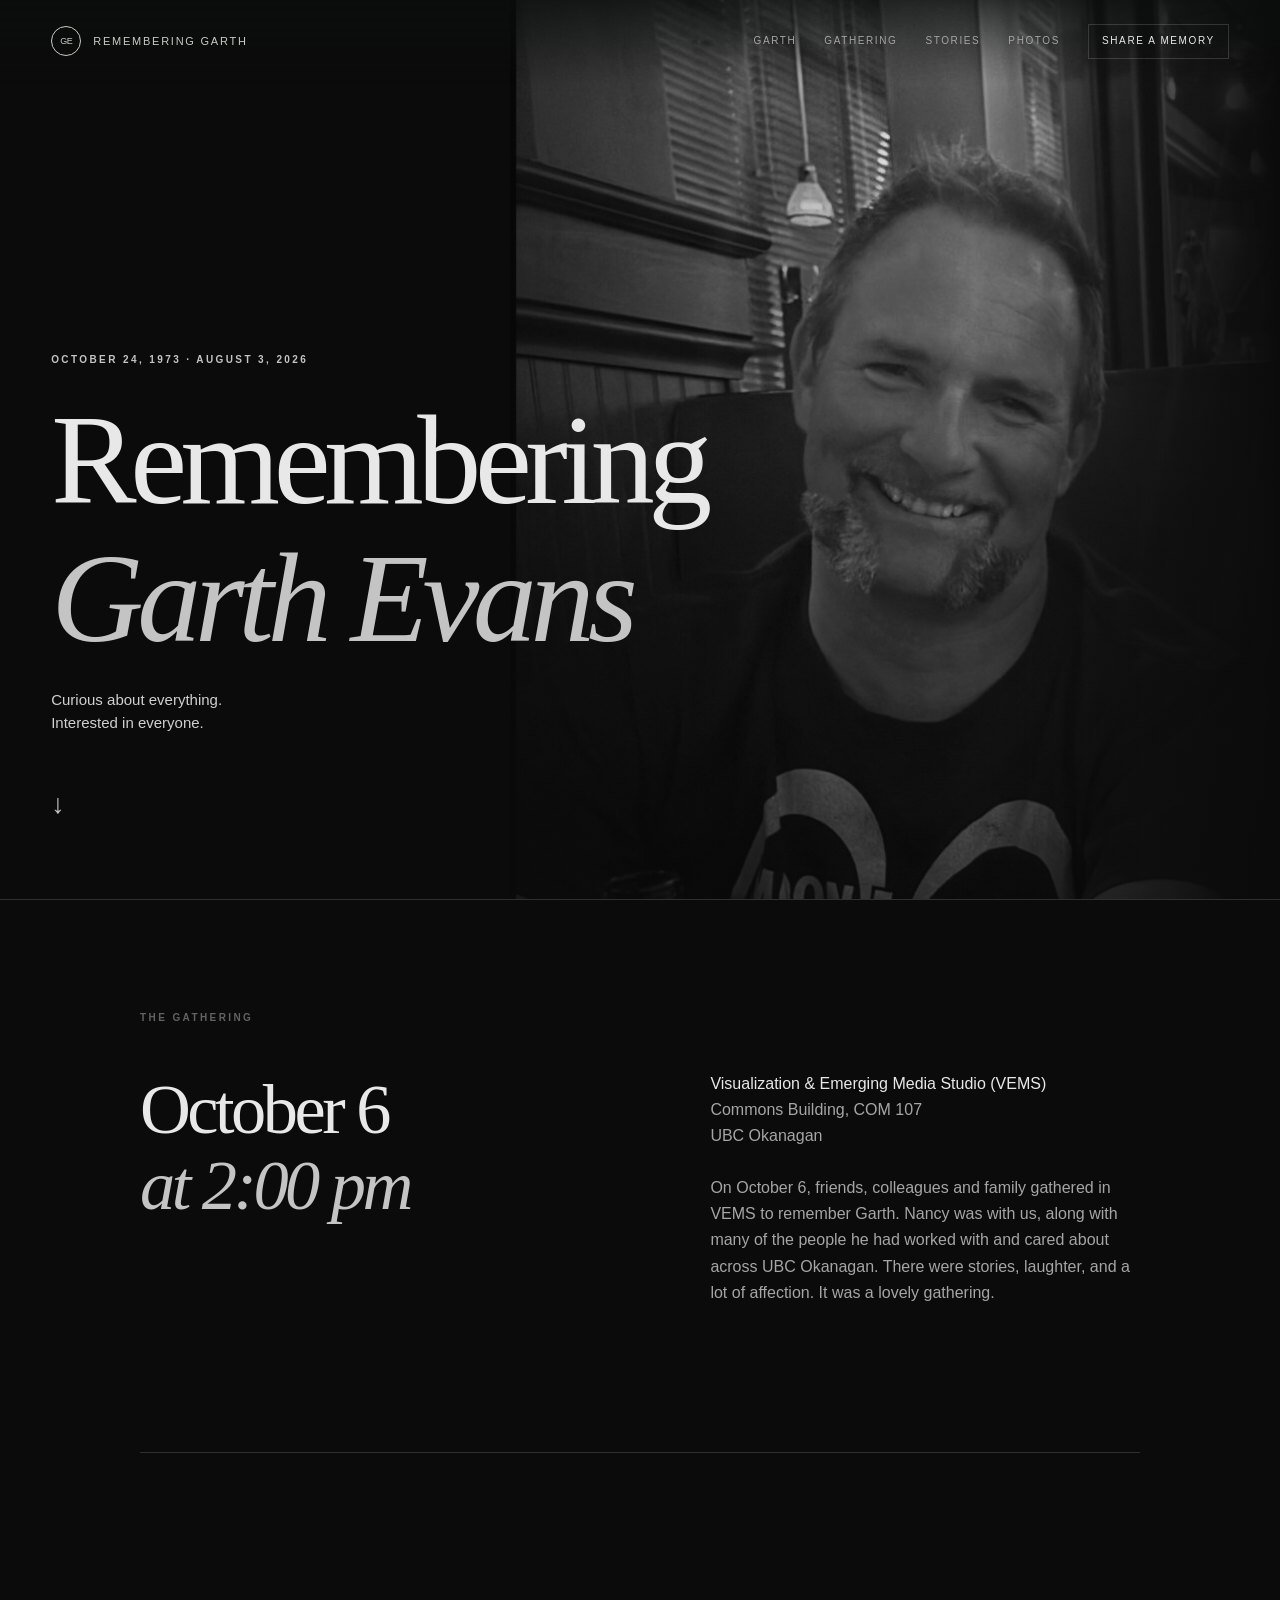
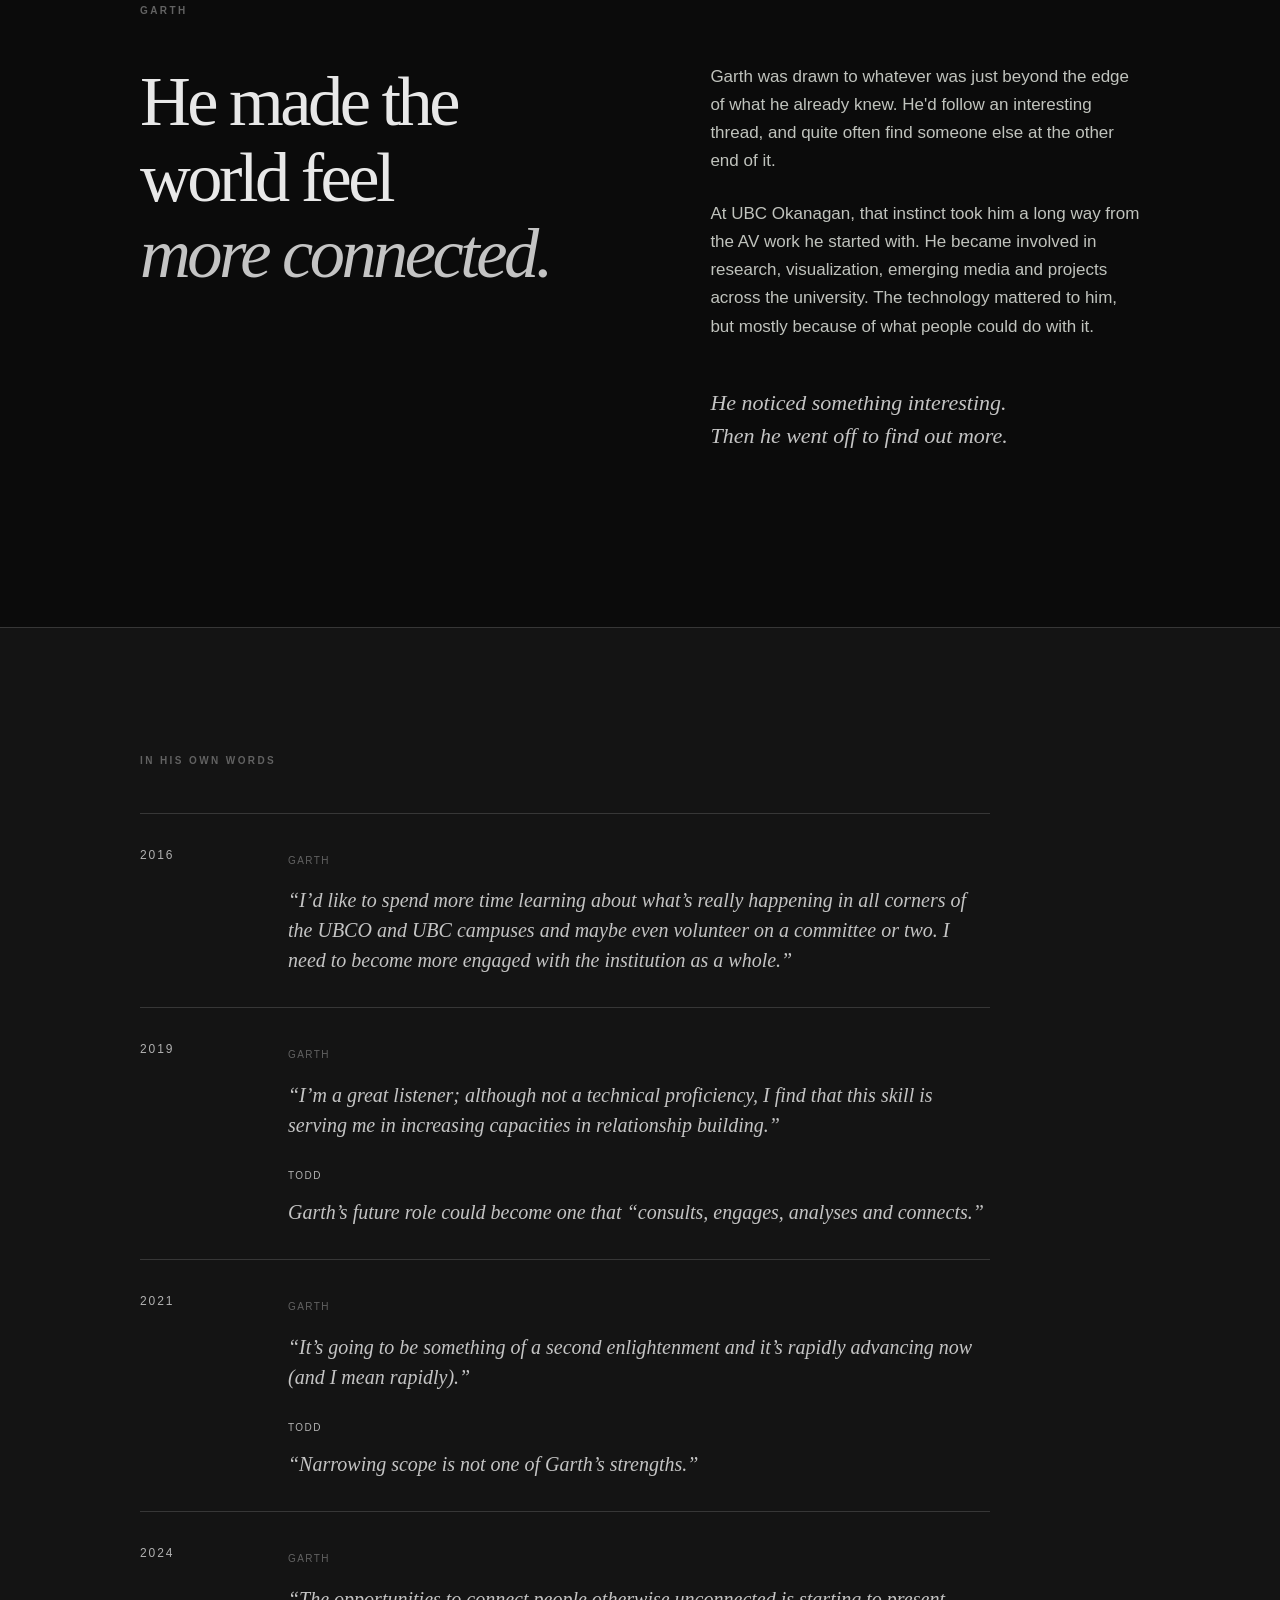
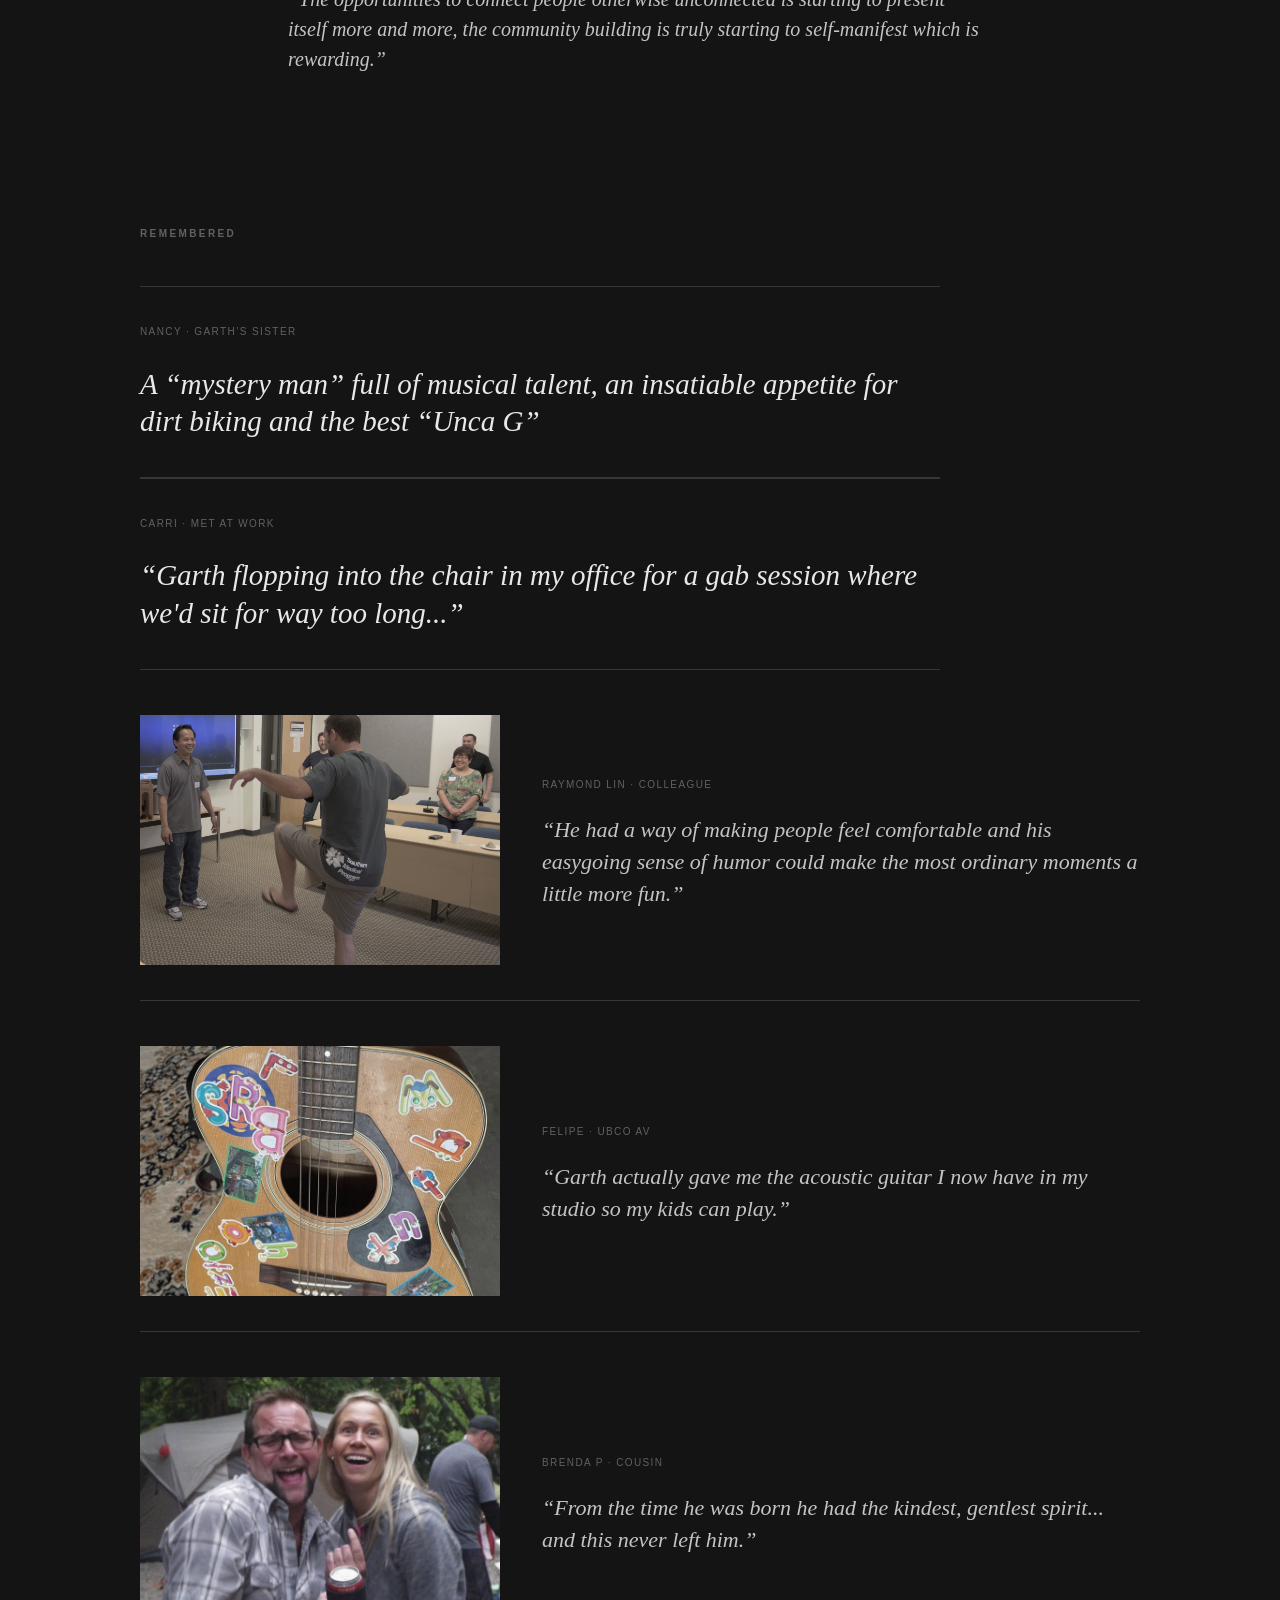
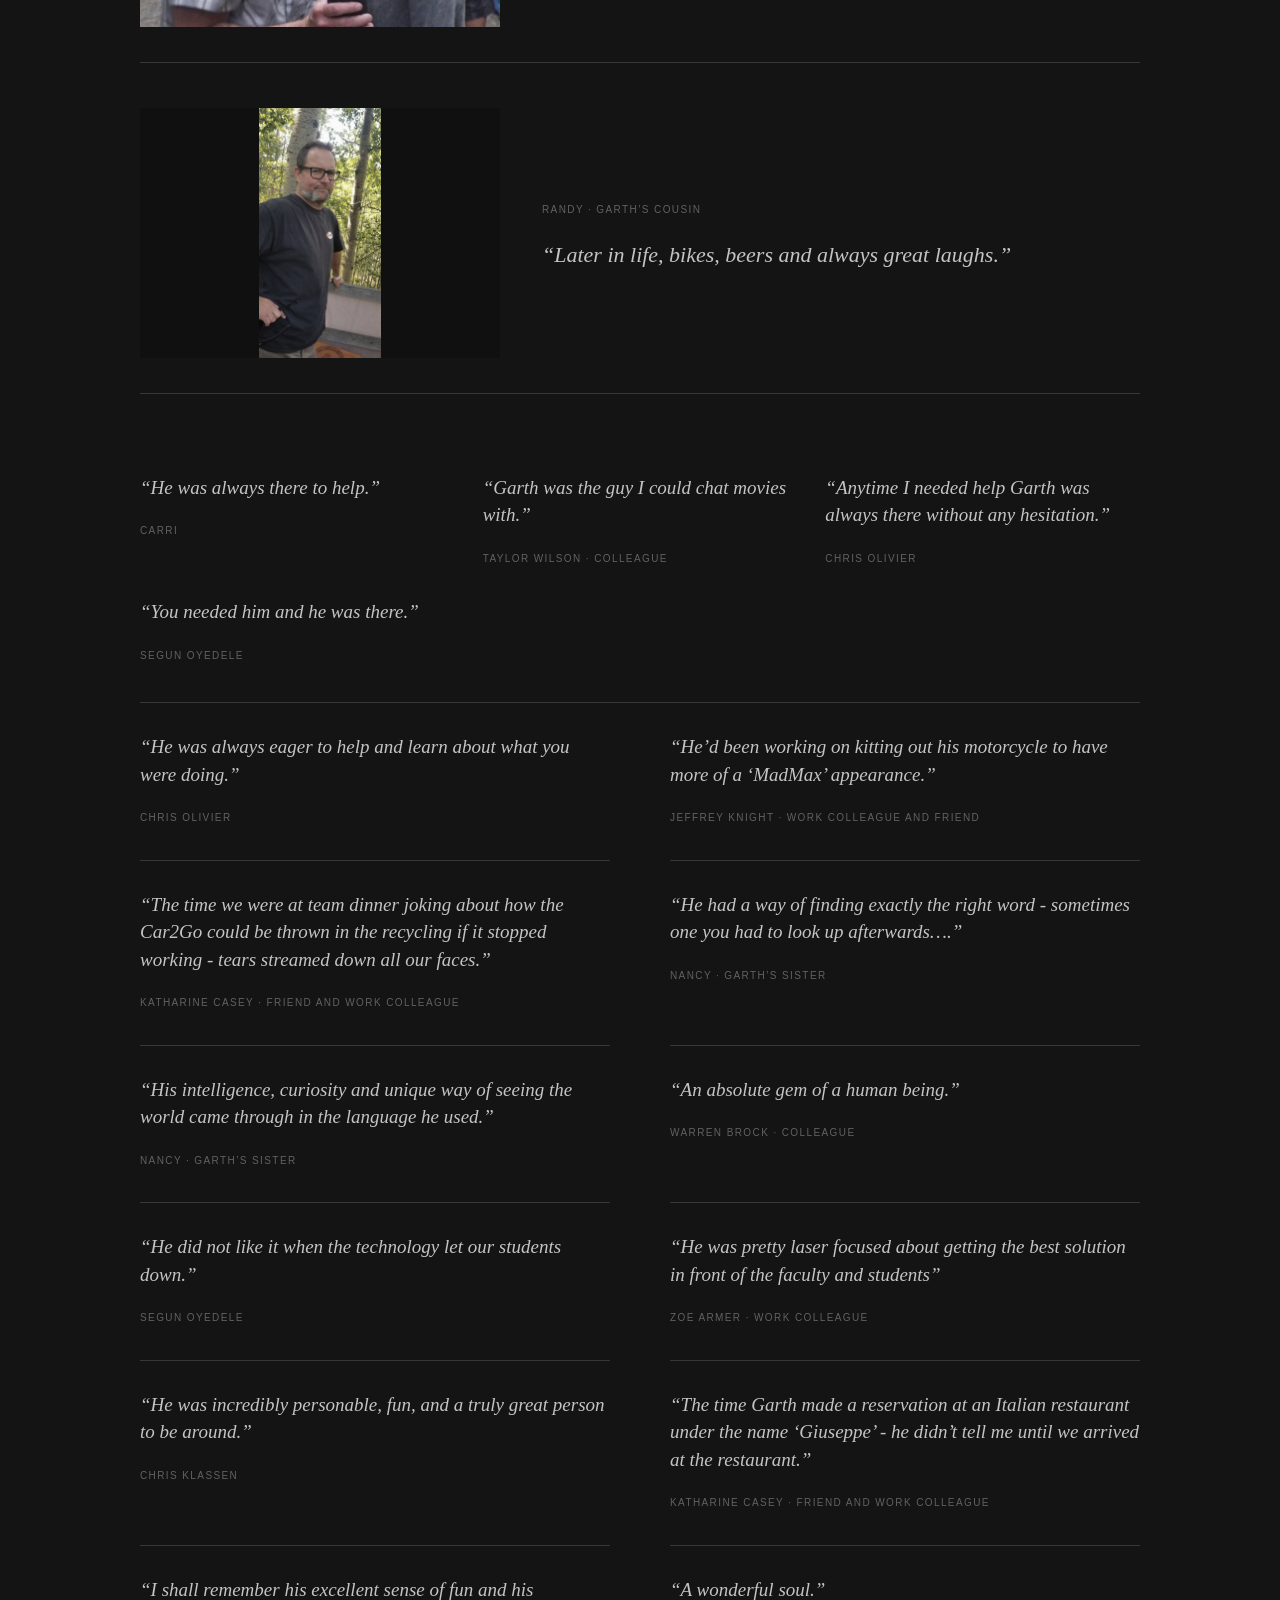
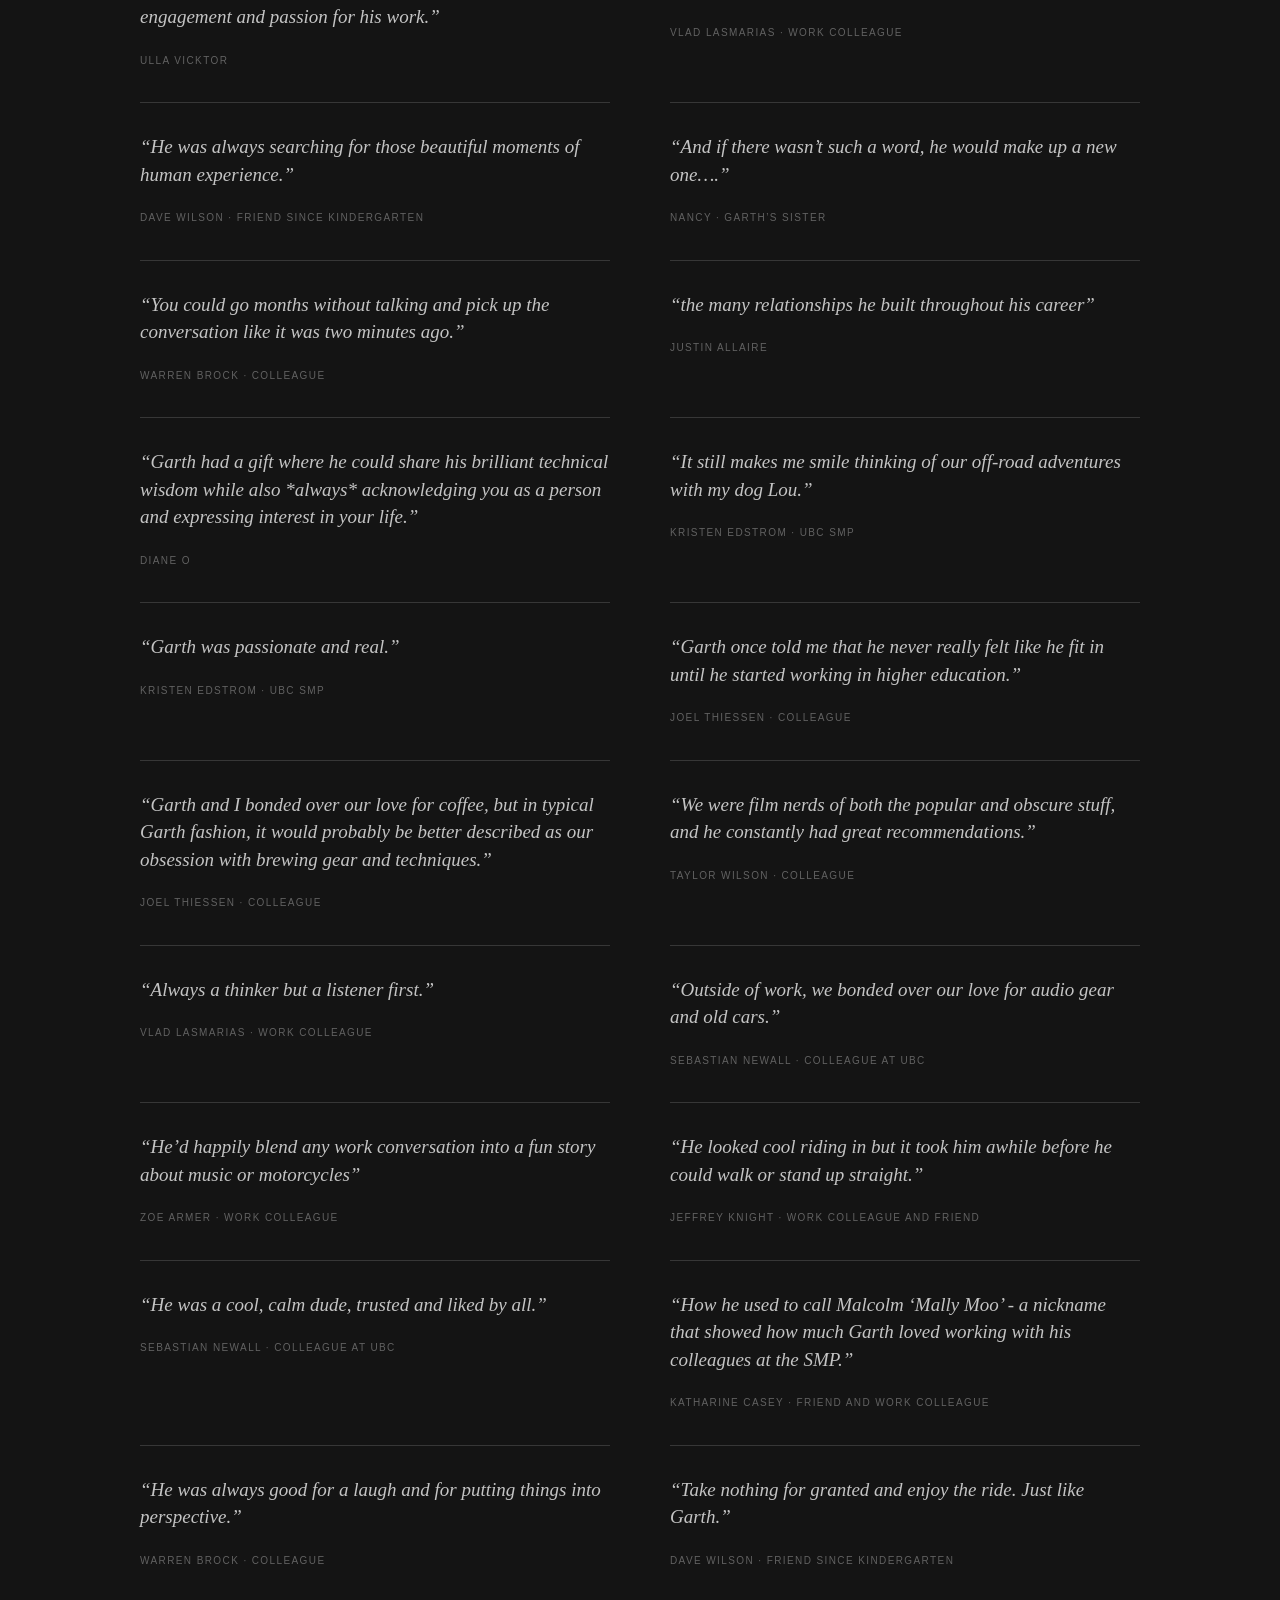
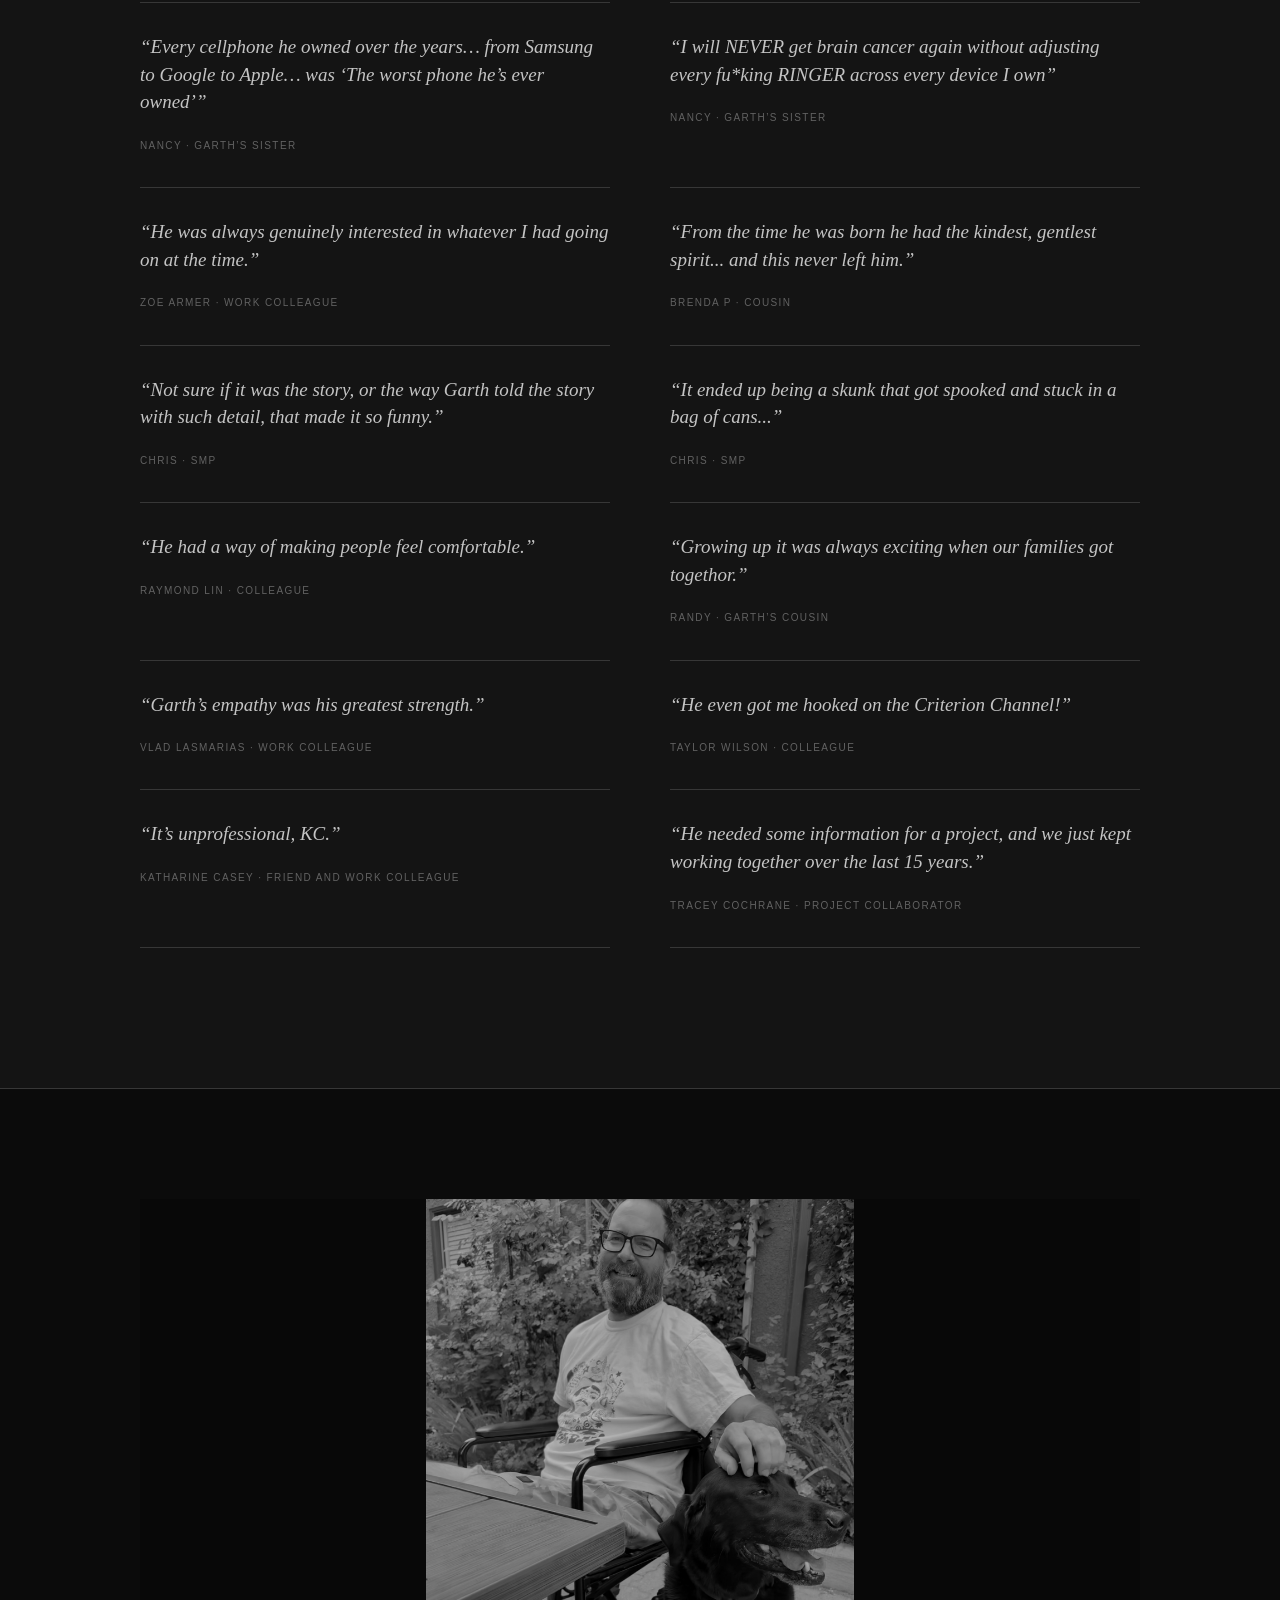
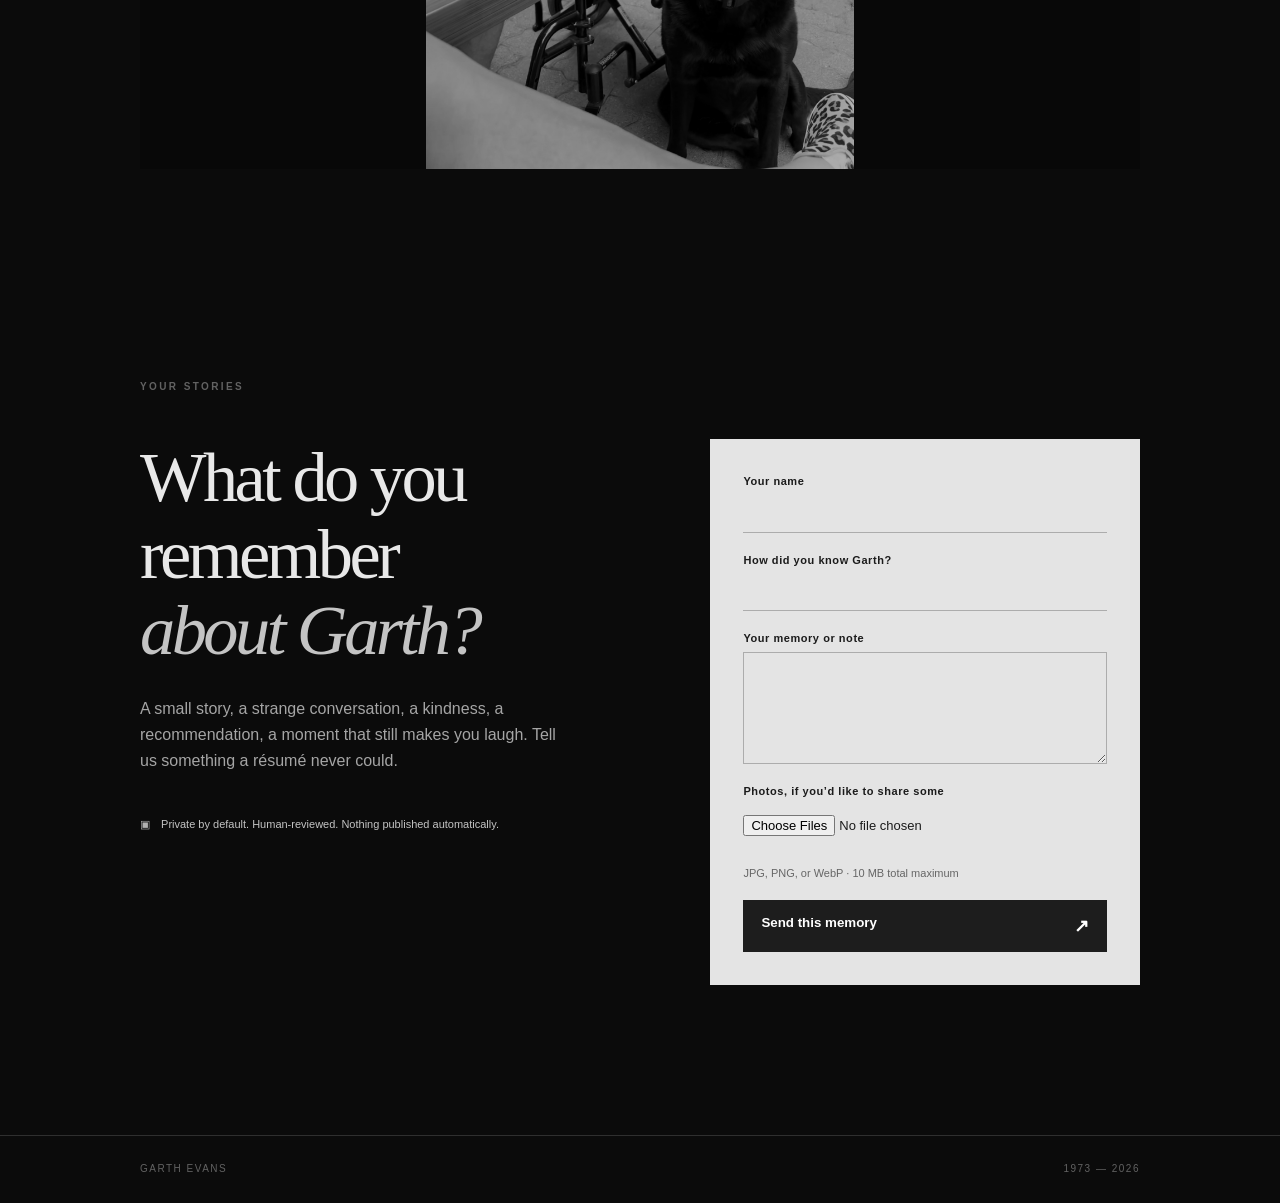
<file: index.html>
<!doctype html>
<html lang="en">
  <head>
    <meta charset="utf-8" />
    <meta name="viewport" content="width=device-width, initial-scale=1" />
    <meta name="description" content="Remembering Garth Evans." />
    <meta name="robots" content="noindex, nofollow, noarchive" />
    <title>Remembering Garth Evans</title>
    <link rel="icon" href="images/favicon.svg" type="image/svg+xml" />
    <!-- Cloudflare Web Analytics -->
    <script type="module" src="https://static.cloudflareinsights.com/beacon.min.js" data-cf-beacon='{"token": "80791ef4f39b44099631a481dbf4d709"}'></script>
    <!-- End Cloudflare Web Analytics -->
    <link rel="stylesheet" href="assets/site.css" />
  </head>
  <body>
    <div class="site-bg" aria-hidden="true"></div>
    <header class="site-header">
      <a class="mark" href="#top" aria-label="Remembering Garth home"><span>GE</span> Remembering Garth</a>
      <nav aria-label="Main navigation">
        <a href="#story">Garth</a>
        <a href="#gathering">Gathering</a>
        <a href="#stories">Stories</a>
        <a href="#photos">Photos</a>
        <a class="nav-share" href="#share">Share a memory</a>
      </nav>
    </header>
    <main id="top">
      <section class="hero">
        <div class="hero-content">
          <p class="date">October 24, 1973 · August 3, 2026</p>
          <h1>Remembering<br /><em>Garth Evans</em></h1>
          <p class="hero-line">Curious about everything.<br />Interested in everyone.</p>
          <a class="down" href="#gathering" aria-label="See gathering details">↓</a>
        </div>
      </section>
      <section id="gathering" class="gathering section-shell">
        <div class="section-label">The gathering</div>
        <div class="gathering-grid">
          <h2>October 6<br /><em>at 2:00 pm</em></h2>
          <div class="gathering-copy">
            <p><strong>Visualization &amp; Emerging Media Studio (VEMS)</strong><br />Commons Building, COM 107<br />UBC Okanagan</p>
            <p>On October 6, friends, colleagues and family gathered in VEMS to remember Garth. Nancy was with us, along with many of the people he had worked with and cared about across UBC Okanagan. There were stories, laughter, and a lot of affection. It was a lovely gathering.</p>
          </div>
        </div>
      </section>
      <section id="story" class="story section-shell">
          <div class="section-label">Garth</div>
        <div class="story-grid">
          <div><h2>He made the world feel<br /><em>more connected.</em></h2></div>
          <div class="story-copy">
            <p>Garth was drawn to whatever was just beyond the edge of what he already knew. He'd follow an interesting thread, and quite often find someone else at the other end of it.</p>
            <p>At UBC Okanagan, that instinct took him a long way from the AV work he started with. He became involved in research, visualization, emerging media and projects across the university. The technology mattered to him, but mostly because of what people could do with it.</p>
            <p class="signature">He noticed something interesting.<br />Then he went off to find out more.</p>
          </div>
        </div>
      </section>
      <section id="stories" class="remembered">
        <div class="section-shell">
          <div class="section-label">In his own words</div>
          <div class="review-sequence">
            <article class="review-entry"><div class="review-year">2016</div><div><span>Garth</span><p>“I’d like to spend more time learning about what’s really happening in all corners of the UBCO and UBC campuses and maybe even volunteer on a committee or two. I need to become more engaged with the institution as a whole.”</p></div></article>
            <article class="review-entry"><div class="review-year">2019</div><div><span>Garth</span><p>“I’m a great listener; although not a technical proficiency, I find that this skill is serving me in increasing capacities in relationship building.”</p><span class="review-counterpoint">Todd</span><p>Garth’s future role could become one that “consults, engages, analyses and connects.”</p></div></article>
            <article class="review-entry"><div class="review-year">2021</div><div><span>Garth</span><p>“It’s going to be something of a second enlightenment and it’s rapidly advancing now (and I mean rapidly).”</p><span class="review-counterpoint">Todd</span><p>“Narrowing scope is not one of Garth’s strengths.”</p></div></article>
            <article class="review-entry"><div class="review-year">2024</div><div><span>Garth</span><p>“The opportunities to connect people otherwise unconnected is starting to present itself more and more, the community building is truly starting to self-manifest which is rewarding.”</p></div></article>
          </div>
          <div class="remembered-voices">
            <div class="section-label">Remembered</div>
            <div class="voice-feature">
              <span>Nancy · Garth’s sister</span>
              <p>A “mystery man” full of musical talent, an insatiable appetite for dirt biking and the best “Unca G”</p>
            </div>
            <div class="voice-feature">
              <span>Carri · met at work</span>
              <p>“Garth flopping into the chair in my office for a gab session where we'd sit for way too long...”</p>
            </div>
            <figure class="voice-photo">
              <img src="images/garth-retreat.jpg" alt="Garth laughing with a friend at a retreat" />
              <figcaption><span>Raymond Lin · colleague</span><p>“He had a way of making people feel comfortable and his easygoing sense of humor could make the most ordinary moments a little more fun.”</p></figcaption>
            </figure>
            <figure class="voice-photo">
              <img src="images/felipe-garth-guitar.jpg" alt="The acoustic guitar Garth gave Felipe, now covered with his son's stickers" />
              <figcaption><span>Felipe · UBCO AV</span><p>“Garth actually gave me the acoustic guitar I now have in my studio so my kids can play.”</p></figcaption>
            </figure>
            <figure class="voice-photo">
              <img src="images/garth-family-gathering.jpg" alt="Garth laughing with a friend at a family gathering" />
              <figcaption><span>Brenda P · cousin</span><p>“From the time he was born he had the kindest, gentlest spirit... and this never left him.”</p></figcaption>
            </figure>
            <figure class="voice-photo portrait-photo">
              <img src="images/garth-in-the-trees.jpg" alt="Garth outdoors among the trees" />
              <figcaption><span>Randy · Garth’s cousin</span><p>“Later in life, bikes, beers and always great laughs.”</p></figcaption>
            </figure>
            <div class="voice-refrain">
              <blockquote><p>“He was always there to help.”</p><cite>Carri</cite></blockquote>
              <blockquote><p>“Garth was the guy I could chat movies with.”</p><cite>Taylor Wilson · colleague</cite></blockquote>
              <blockquote><p>“Anytime I needed help Garth was always there without any hesitation.”</p><cite>Chris Olivier</cite></blockquote>
              <blockquote><p>“You needed him and he was there.”</p><cite>Segun Oyedele</cite></blockquote>
            </div>
            <div class="voice-grid">
              <blockquote><p>“He was always eager to help and learn about what you were doing.”</p><cite>Chris Olivier</cite></blockquote>
              <blockquote><p>“He’d been working on kitting out his motorcycle to have more of a ‘MadMax’ appearance.”</p><cite>Jeffrey Knight · work colleague and friend</cite></blockquote>
              <blockquote><p>“The time we were at team dinner joking about how the Car2Go could be thrown in the recycling if it stopped working - tears streamed down all our faces.”</p><cite>Katharine Casey · friend and work colleague</cite></blockquote>
              <blockquote><p>“He had a way of finding exactly the right word - sometimes one you had to look up afterwards….”</p><cite>Nancy · Garth’s sister</cite></blockquote>
              <blockquote><p>“His intelligence, curiosity and unique way of seeing the world came through in the language he used.”</p><cite>Nancy · Garth’s sister</cite></blockquote>
              <blockquote><p>“An absolute gem of a human being.”</p><cite>Warren Brock · colleague</cite></blockquote>
              <blockquote><p>“He did not like it when the technology let our students down.”</p><cite>Segun Oyedele</cite></blockquote>
              <blockquote><p>“He was pretty laser focused about getting the best solution in front of the faculty and students”</p><cite>Zoe Armer · work colleague</cite></blockquote>
              <blockquote><p>“He was incredibly personable, fun, and a truly great person to be around.”</p><cite>Chris Klassen</cite></blockquote>
              <blockquote><p>“The time Garth made a reservation at an Italian restaurant under the name ‘Giuseppe’ - he didn’t tell me until we arrived at the restaurant.”</p><cite>Katharine Casey · friend and work colleague</cite></blockquote>
              <blockquote><p>“I shall remember his excellent sense of fun and his engagement and passion for his work.”</p><cite>Ulla Vicktor</cite></blockquote>
              <blockquote><p>“A wonderful soul.”</p><cite>Vlad Lasmarias · work colleague</cite></blockquote>
              <blockquote><p>“He was always searching for those beautiful moments of human experience.”</p><cite>Dave Wilson · friend since kindergarten</cite></blockquote>
              <blockquote><p>“And if there wasn’t such a word, he would make up a new one….”</p><cite>Nancy · Garth’s sister</cite></blockquote>
              <blockquote><p>“You could go months without talking and pick up the conversation like it was two minutes ago.”</p><cite>Warren Brock · colleague</cite></blockquote>
              <blockquote><p>“the many relationships he built throughout his career”</p><cite>Justin Allaire</cite></blockquote>
              <blockquote><p>“Garth had a gift where he could share his brilliant technical wisdom while also *always* acknowledging you as a person and expressing interest in your life.”</p><cite>Diane O</cite></blockquote>
              <blockquote><p>“It still makes me smile thinking of our off-road adventures with my dog Lou.”</p><cite>Kristen Edstrom · UBC SMP</cite></blockquote>
              <blockquote><p>“Garth was passionate and real.”</p><cite>Kristen Edstrom · UBC SMP</cite></blockquote>
              <blockquote><p>“Garth once told me that he never really felt like he fit in until he started working in higher education.”</p><cite>Joel Thiessen · colleague</cite></blockquote>
              <blockquote><p>“Garth and I bonded over our love for coffee, but in typical Garth fashion, it would probably be better described as our obsession with brewing gear and techniques.”</p><cite>Joel Thiessen · colleague</cite></blockquote>
              <blockquote><p>“We were film nerds of both the popular and obscure stuff, and he constantly had great recommendations.”</p><cite>Taylor Wilson · colleague</cite></blockquote>
              <blockquote><p>“Always a thinker but a listener first.”</p><cite>Vlad Lasmarias · work colleague</cite></blockquote>
              <blockquote><p>“Outside of work, we bonded over our love for audio gear and old cars.”</p><cite>Sebastian Newall · colleague at UBC</cite></blockquote>
              <blockquote><p>“He’d happily blend any work conversation into a fun story about music or motorcycles”</p><cite>Zoe Armer · work colleague</cite></blockquote>
              <blockquote><p>“He looked cool riding in but it took him awhile before he could walk or stand up straight.”</p><cite>Jeffrey Knight · work colleague and friend</cite></blockquote>
              <blockquote><p>“He was a cool, calm dude, trusted and liked by all.”</p><cite>Sebastian Newall · colleague at UBC</cite></blockquote>
              <blockquote><p>“How he used to call Malcolm ‘Mally Moo’ - a nickname that showed how much Garth loved working with his colleagues at the SMP.”</p><cite>Katharine Casey · friend and work colleague</cite></blockquote>
              <blockquote><p>“He was always good for a laugh and for putting things into perspective.”</p><cite>Warren Brock · colleague</cite></blockquote>
              <blockquote><p>“Take nothing for granted and enjoy the ride. Just like Garth.”</p><cite>Dave Wilson · friend since kindergarten</cite></blockquote>
              <blockquote><p>“Every cellphone he owned over the years… from Samsung to Google to Apple… was ‘The worst phone he’s ever owned’”</p><cite>Nancy · Garth’s sister</cite></blockquote>
              <blockquote><p>“I will NEVER get brain cancer again without adjusting every fu*king RINGER across every device I own”</p><cite>Nancy · Garth’s sister</cite></blockquote>
              <blockquote><p>“He was always genuinely interested in whatever I had going on at the time.”</p><cite>Zoe Armer · work colleague</cite></blockquote>
              <blockquote><p>“From the time he was born he had the kindest, gentlest spirit... and this never left him.”</p><cite>Brenda P · cousin</cite></blockquote>
              <blockquote><p>“Not sure if it was the story, or the way Garth told the story with such detail, that made it so funny.”</p><cite>Chris · SMP</cite></blockquote>
              <blockquote><p>“It ended up being a skunk that got spooked and stuck in a bag of cans...”</p><cite>Chris · SMP</cite></blockquote>
              <blockquote><p>“He had a way of making people feel comfortable.”</p><cite>Raymond Lin · colleague</cite></blockquote>
              <blockquote><p>“Growing up it was always exciting when our families got togethor.”</p><cite>Randy · Garth’s cousin</cite></blockquote>
              <blockquote><p>“Garth’s empathy was his greatest strength.”</p><cite>Vlad Lasmarias · work colleague</cite></blockquote>
              <blockquote><p>“He even got me hooked on the Criterion Channel!”</p><cite>Taylor Wilson · colleague</cite></blockquote>
              <blockquote><p>“It’s unprofessional, KC.”</p><cite>Katharine Casey · friend and work colleague</cite></blockquote>
              <blockquote><p>“He needed some information for a project, and we just kept working together over the last 15 years.”</p><cite>Tracey Cochrane · project collaborator</cite></blockquote>
            </div>
          </div>
        </div>
      </section>
      <section id="photos" class="photo-break" aria-label="Garth in the garden">
        <img src="images/garth-garden.jpg" alt="Garth Evans with a black dog in a garden" />
      </section>
      <section id="share" class="share section-shell">
        <div class="section-label">Your stories</div>
        <div class="share-grid">
          <div>
            <h2>What do you remember<br /><em>about Garth?</em></h2>
            <p class="share-intro">A small story, a strange conversation, a kindness, a recommendation, a moment that still makes you laugh. Tell us something a résumé never could.</p>
            <p class="private"><span>▣</span> Private by default. Human-reviewed. Nothing published automatically.</p>
          </div>
          <form id="memory-form" class="memory-form" action="https://formsubmit.co/toddzim+ge@gmail.com" method="POST" enctype="multipart/form-data">
            <input type="hidden" name="_subject" value="A memory of Garth Evans" />
            <input type="hidden" name="_template" value="table" />
            <input type="hidden" name="_next" value="https://toddzim33.github.io/garth-evans-memorial/thanks.html" />
            <input type="hidden" name="_url" value="https://toddzim33.github.io/garth-evans-memorial/" />
            <input type="text" name="_honey" tabindex="-1" autocomplete="off" aria-hidden="true" style="display:none" />
            <label>Your name<input name="name" type="text" autocomplete="name" required /></label>
            <label>How did you know Garth?<input name="relationship" type="text" /></label>
            <label>Your memory or note<textarea name="memory" rows="5" required></textarea></label>
            <label>Photos, if you’d like to share some<input name="photo" type="file" accept="image/jpeg,image/png,image/webp" multiple /></label>
            <p class="form-status" id="photo-status" role="status">JPG, PNG, or WebP · 10 MB total maximum</p>
            <button type="submit">Send this memory <span>↗</span></button>
          </form>
        </div>
      </section>
    </main>
    <footer><div class="section-shell"><span>Garth Evans</span><span>1973 — 2026</span></div></footer>
    <script src="assets/site.js"></script>
  </body>
</html>
</file>
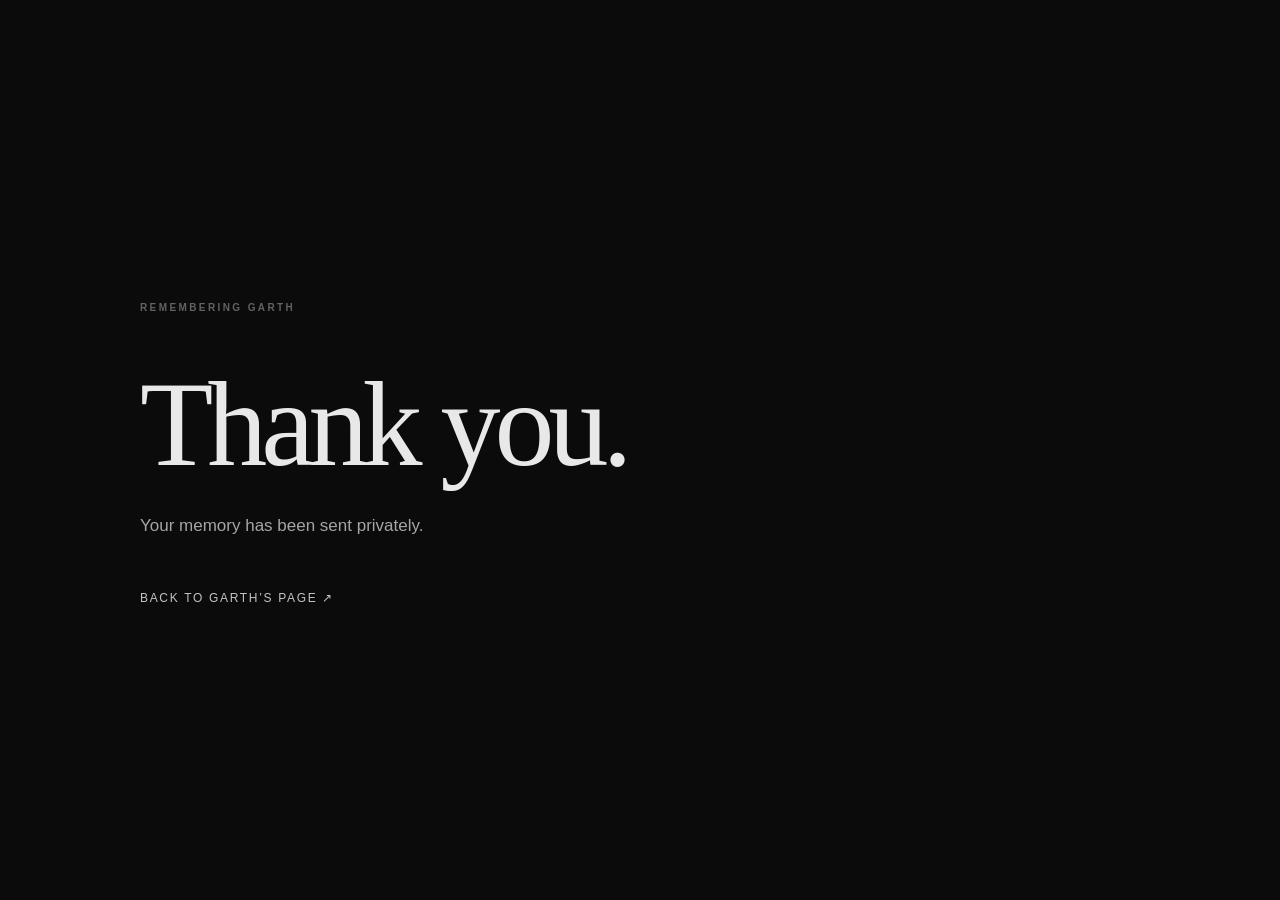
<file: thanks.html>
<!doctype html>
<html lang="en">
  <head>
    <meta charset="utf-8" />
    <meta name="viewport" content="width=device-width, initial-scale=1" />
    <meta name="robots" content="noindex, nofollow, noarchive" />
    <title>Thank you · Remembering Garth Evans</title>
    <link rel="icon" href="images/favicon.svg" type="image/svg+xml" />
    <!-- Cloudflare Web Analytics -->
    <script type="module" src="https://static.cloudflareinsights.com/beacon.min.js" data-cf-beacon='{"token": "80791ef4f39b44099631a481dbf4d709"}'></script>
    <!-- End Cloudflare Web Analytics -->
    <link rel="stylesheet" href="assets/site.css" />
  </head>
  <body class="thanks-page">
    <main class="thanks section-shell">
      <p class="section-label">Remembering Garth</p>
      <h1>Thank you.</h1>
      <p>Your memory has been sent privately.</p>
      <a class="thanks-link" href="./">Back to Garth’s page ↗</a>
    </main>
  </body>
</html>
</file>
<file: assets/site.css>
:root { --black:#0b0b0b; --ink:#e8e8e8; --muted:#a5a5a5; --dim:#626262; --green:#c4c4c4; --accent:#b1b1b1; --line:rgba(232,232,232,.16); }
* { box-sizing:border-box; } html { scroll-behavior:smooth; } body { margin:0; background:var(--black); color:var(--ink); font-family:Arial,Helvetica,sans-serif; line-height:1.65; } a { color:inherit; text-decoration:none; } img { display:block; width:100%; }
.site-bg { position:fixed; inset:0; z-index:-2; background:var(--black); opacity:.55; }
.site-header { position:fixed; top:0; left:0; right:0; z-index:20; display:flex; justify-content:space-between; align-items:center; padding:24px 4vw; background:linear-gradient(rgba(11,13,12,.75),transparent); } .mark { display:flex; align-items:center; gap:12px; font-size:11px; letter-spacing:.16em; text-transform:uppercase; color:#c9cbc5; } .mark span { display:grid; place-items:center; width:30px; height:30px; border:1px solid #c9cbc5; border-radius:50%; font-size:9px; letter-spacing:-.06em; } nav { display:flex; align-items:center; gap:28px; font-size:10px; letter-spacing:.16em; text-transform:uppercase; color:var(--muted); } nav a:hover { color:#fff; } .nav-share { padding:8px 13px; border:1px solid var(--line); color:var(--ink); }
.section-shell { width:min(1000px,88vw); margin:auto; } .hero { min-height:100vh; height:800px; max-height:100vh; position:relative; display:flex; align-items:flex-end; border-bottom:1px solid var(--line); background:var(--black); overflow:hidden; } .hero::before { content:""; position:absolute; inset:0; background:url("../images/garth-in-memoriam-bw.jpg") right center/auto 100% no-repeat; filter:brightness(1); -webkit-mask-image:linear-gradient(90deg,transparent 0%,rgba(0,0,0,.35) 10%,#000 28%,#000 76%,transparent 100%); mask-image:linear-gradient(90deg,transparent 0%,rgba(0,0,0,.35) 10%,#000 28%,#000 76%,transparent 100%); } .hero::after { content:""; position:absolute; inset:0; background:linear-gradient(90deg,rgba(11,11,11,.94) 0%,rgba(11,11,11,.55) 44%,rgba(11,11,11,0) 76%,rgba(11,11,11,.38) 100%),linear-gradient(transparent 18%,rgba(11,11,11,.68) 100%); } .hero-content { position:relative; z-index:1; padding:0 4vw 8vh; } .date,.section-label { color:var(--green); text-transform:uppercase; letter-spacing:.24em; font-size:10px; font-weight:bold; } h1,h2,h3 { margin:0; font-family:Georgia,"Times New Roman",serif; font-weight:normal; line-height:1.08; letter-spacing:-.05em; } h1 { font-size:clamp(58px,10vw,130px); margin:22px 0; } h1 em,h2 em { color:var(--green); font-style:italic; } .hero-line { color:#d0d0d0; font-size:15px; line-height:1.5; } .down { display:block; margin-top:48px; color:var(--green); font-size:27px; }
.story { padding:150px 0; } .story-grid,.share-grid { display:grid; grid-template-columns:1fr 1fr; gap:11vw; } .section-label { margin-bottom:44px; color:var(--dim); } h2 { font-size:clamp(42px,5.5vw,72px); } .story-copy { color:#c0c3bd; font-size:17px; max-width:490px; } .story-copy p { margin:0 0 25px; } .signature { color:var(--green); font:italic 22px/1.5 Georgia,serif; margin-top:45px !important; }
.gathering { padding:110px 0 120px; border-bottom:1px solid var(--line); } .gathering-grid { display:grid; grid-template-columns:1fr 1fr; gap:11vw; } .gathering-copy { color:var(--muted); font-size:16px; max-width:430px; } .gathering-copy p { margin:0 0 25px; } .gathering-copy strong { color:var(--ink); font-weight:normal; } .calendar-link { display:inline-flex; align-items:center; gap:35px; margin-top:8px; padding:12px 15px; border:1px solid var(--line); color:var(--ink); font-size:11px; letter-spacing:.13em; text-transform:uppercase; } .calendar-link span { color:var(--green); font-size:17px; } .calendar-link:hover { border-color:var(--ink); }
.remembered { padding:125px 0 140px; border-top:1px solid var(--line); border-bottom:1px solid var(--line); background:rgba(22,22,22,.88); } .review-sequence { max-width:850px; } .review-entry { display:grid; grid-template-columns:110px 1fr; gap:38px; padding:32px 0; border-top:1px solid var(--line); } .review-year { color:var(--accent); font-size:12px; letter-spacing:.16em; } .review-entry span { color:var(--dim); font-size:10px; text-transform:uppercase; letter-spacing:.14em; } .review-entry p { max-width:700px; margin:13px 0 0; color:var(--green); font:italic 20px/1.5 Georgia,serif; } .review-entry .review-counterpoint { display:block; margin-top:28px; color:var(--accent); }
.voice-photo { display:grid; grid-template-columns:minmax(220px,360px) 1fr; gap:42px; align-items:center; margin:45px 0 35px; padding:0 0 35px; border-bottom:1px solid var(--line); } .voice-photo img { width:100%; height:250px; object-fit:cover; object-position:center 62%; filter:grayscale(.35) contrast(.96); } .voice-photo figcaption span { color:var(--dim); font-size:10px; text-transform:uppercase; letter-spacing:.14em; } .voice-photo figcaption p { margin:18px 0 0; color:var(--green); font:italic 22px/1.45 Georgia,serif; }
.voice-photo.portrait-photo img { object-fit:contain; object-position:center; background:var(--black); }
.remembered-voices { margin-top:120px; } .voice-feature { max-width:800px; padding:30px 0 36px; border-top:1px solid var(--line); border-bottom:1px solid var(--line); } .voice-feature span,.voice-refrain cite,.voice-grid cite { color:var(--dim); font-size:10px; text-transform:uppercase; letter-spacing:.14em; font-style:normal; } .voice-feature p { margin:22px 0 0; color:var(--ink); font:italic 29px/1.3 Georgia,serif; } .voice-refrain { display:grid; grid-template-columns:repeat(3,1fr); gap:28px; padding:45px 0 35px; border-bottom:1px solid var(--line); } blockquote { margin:0; } .voice-refrain p,.voice-grid p { margin:0 0 15px; color:var(--green); font:italic 19px/1.45 Georgia,serif; } .voice-grid { display:grid; grid-template-columns:repeat(2,1fr); gap:0 60px; } .voice-grid blockquote { padding:30px 0; border-bottom:1px solid var(--line); }
.photo-break { width:min(1000px,88vw); margin:0 auto; padding:110px 0 80px; } .photo-break img { width:100%; height:570px; object-fit:contain; object-position:center; background:var(--black); filter:grayscale(1) brightness(.72); } .photo-break p { color:var(--dim); font:italic 12px Georgia,serif; margin:13px 0 0; }
.share { padding:130px 0 150px; } .share-intro { color:var(--muted); font-size:16px; max-width:420px; margin-top:28px; } .private { color:var(--green); font-size:11px; margin-top:40px; } .private span { color:var(--accent); margin-right:8px; } .memory-form { display:grid; gap:18px; padding:33px; background:#e4e4e4; color:#1b1b1b; } .memory-form label { display:grid; gap:5px; font-size:11px; font-weight:bold; letter-spacing:.05em; } .memory-form input[type=text],.memory-form textarea { width:100%; border:0; border-bottom:1px solid rgba(27,27,27,.28); padding:9px 0; background:transparent; color:#1b1b1b; font:16px Arial,sans-serif; outline:none; } .memory-form textarea { border:1px solid rgba(27,27,27,.28); padding:10px; resize:vertical; } .memory-form input[type=file] { width:100%; padding:10px 0; font:13px Arial,sans-serif; } .memory-form .check { display:block; font-weight:normal; letter-spacing:0; } .check input { accent-color:#666; margin-right:8px; } .memory-form button { border:0; padding:15px 18px; background:#1d1d1d; color:#fff; text-align:left; font-weight:bold; cursor:pointer; } .memory-form button span { float:right; font-size:18px; } .form-status { color:#666; font-size:11px; margin:0; } footer { border-top:1px solid var(--line); padding:25px 0; color:var(--dim); font-size:10px; letter-spacing:.15em; text-transform:uppercase; } footer .section-shell { display:flex; justify-content:space-between; }
@media(max-width:700px) { .site-header { padding:18px 6vw; } nav a:not(.nav-share) { display:none; } .hero { height:86vh; min-height:620px; } .hero::before { background-position:center center; background-size:auto 100%; } .hero-content { padding:0 6vw 8vh; } .story,.gathering,.remembered,.share { padding:90px 0; } .story-grid,.gathering-grid,.share-grid { grid-template-columns:1fr; gap:45px; } .review-entry { grid-template-columns:1fr; gap:10px; } .review-entry p { font-size:18px; } .remembered-voices { margin-top:85px; } .voice-feature p { font-size:24px; } .voice-photo { grid-template-columns:1fr; gap:22px; } .voice-photo img { height:300px; } .voice-refrain,.voice-grid { grid-template-columns:1fr; gap:0; } .voice-refrain blockquote { padding:25px 0; border-bottom:1px solid var(--line); } .photo-break { padding:75px 0 50px; } .photo-break img { height:520px; } footer .section-shell { display:block; } footer span { display:block; margin:7px 0; } }
.thanks-page { min-height:100vh; display:grid; place-items:center; background:var(--black); } .thanks { padding:10vh 0; } .thanks h1 { font-size:clamp(58px,10vw,120px); margin:22px 0; } .thanks p:not(.section-label) { color:var(--muted); font-size:17px; } .thanks-link { display:inline-block; margin-top:32px; color:var(--green); font-size:12px; text-transform:uppercase; letter-spacing:.14em; }
</file>
